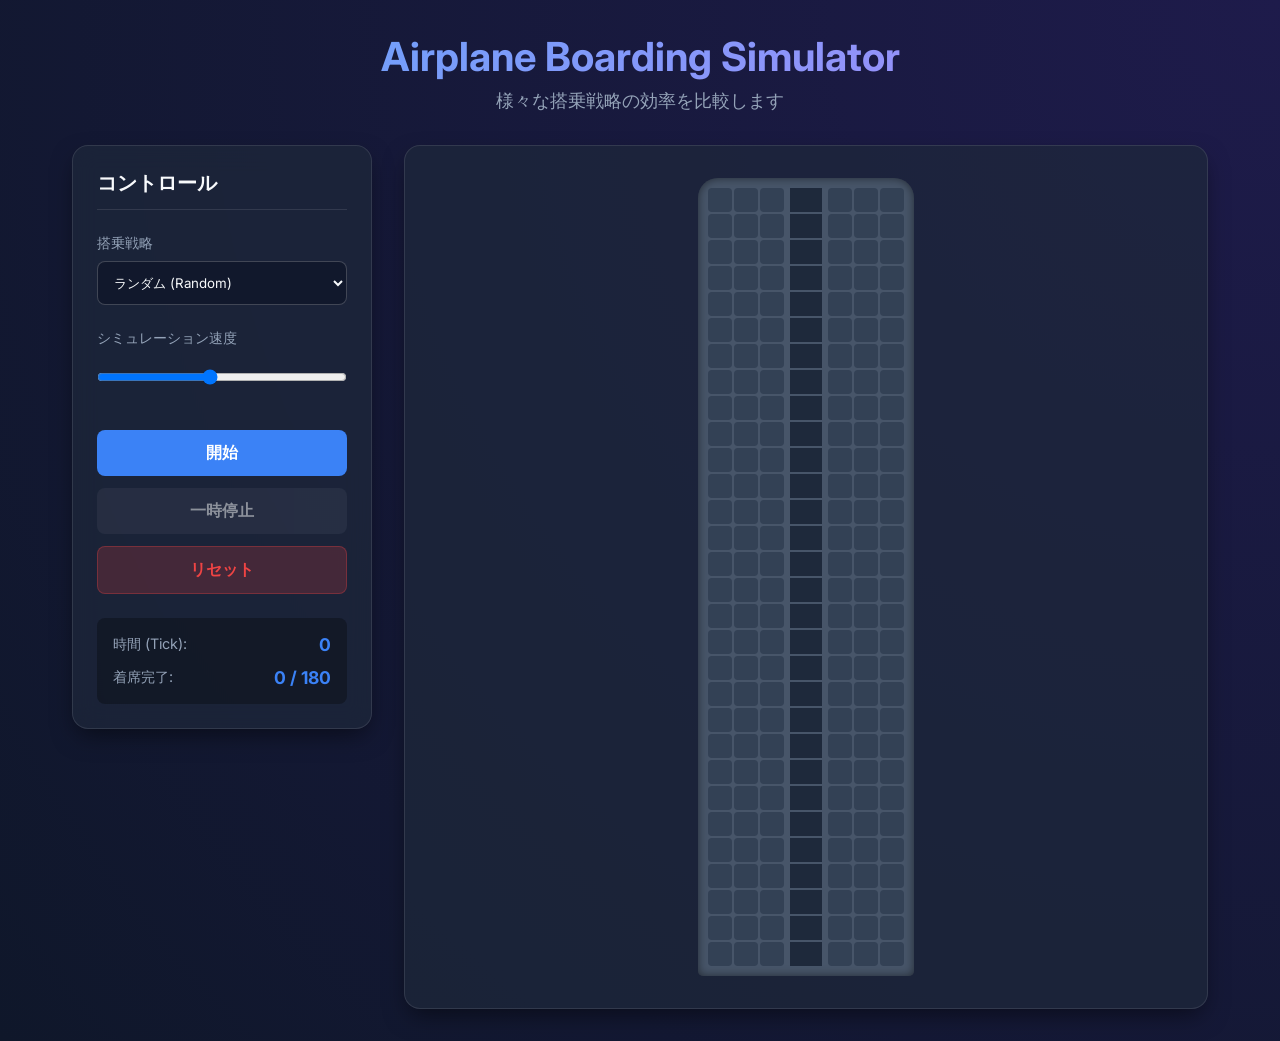
<file: car/index.html>
<!DOCTYPE html>
<html lang="ja">
<head>
  <meta charset="UTF-8">
  <meta name="viewport" content="width=device-width, initial-scale=1.0">
  <title>飛行機搭乗シミュレータ</title>
  <meta name="description" content="様々な搭乗戦略の効率を比較するシミュレータ">
  <link rel="stylesheet" href="style.css">
  <link rel="preconnect" href="https://fonts.googleapis.com">
  <link rel="preconnect" href="https://fonts.gstatic.com" crossorigin>
  <link href="https://fonts.googleapis.com/css2?family=Inter:wght@400;500;600;700&display=swap" rel="stylesheet">
</head>
<body>
  <div class="app-container">
    <header class="header">
      <h1>Airplane Boarding Simulator</h1>
      <p>様々な搭乗戦略の効率を比較します</p>
    </header>

    <main class="main-content">
      <div class="controls-panel card glass">
        <h2>コントロール</h2>
        
        <div class="control-group">
          <label for="strategy">搭乗戦略</label>
          <select id="strategy">
            <option value="random">ランダム (Random)</option>
            <option value="backToFront">後方から前方 (Back-to-Front)</option>
            <option value="wilma">窓・中央・通路順 (Wilma)</option>
          </select>
        </div>

        <div class="control-group">
          <label for="speed">シミュレーション速度</label>
          <input type="range" id="speed" min="1" max="10" value="5">
        </div>

        <div class="actions">
          <button id="startBtn" class="btn btn-primary">開始</button>
          <button id="pauseBtn" class="btn btn-secondary" disabled>一時停止</button>
          <button id="resetBtn" class="btn btn-danger">リセット</button>
        </div>

        <div class="stats">
          <div class="stat-item">
            <span class="stat-label">時間 (Tick):</span>
            <span id="timeStat" class="stat-value">0</span>
          </div>
          <div class="stat-item">
            <span class="stat-label">着席完了:</span>
            <span id="seatedStat" class="stat-value">0 / 180</span>
          </div>
        </div>
      </div>

      <div class="simulation-area card">
        <div id="airplane" class="airplane">
          <!-- 生成される座席と通路 -->
        </div>
      </div>
    </main>
  </div>

  <script type="module" src="app.js"></script>
</body>
</html>
</file>
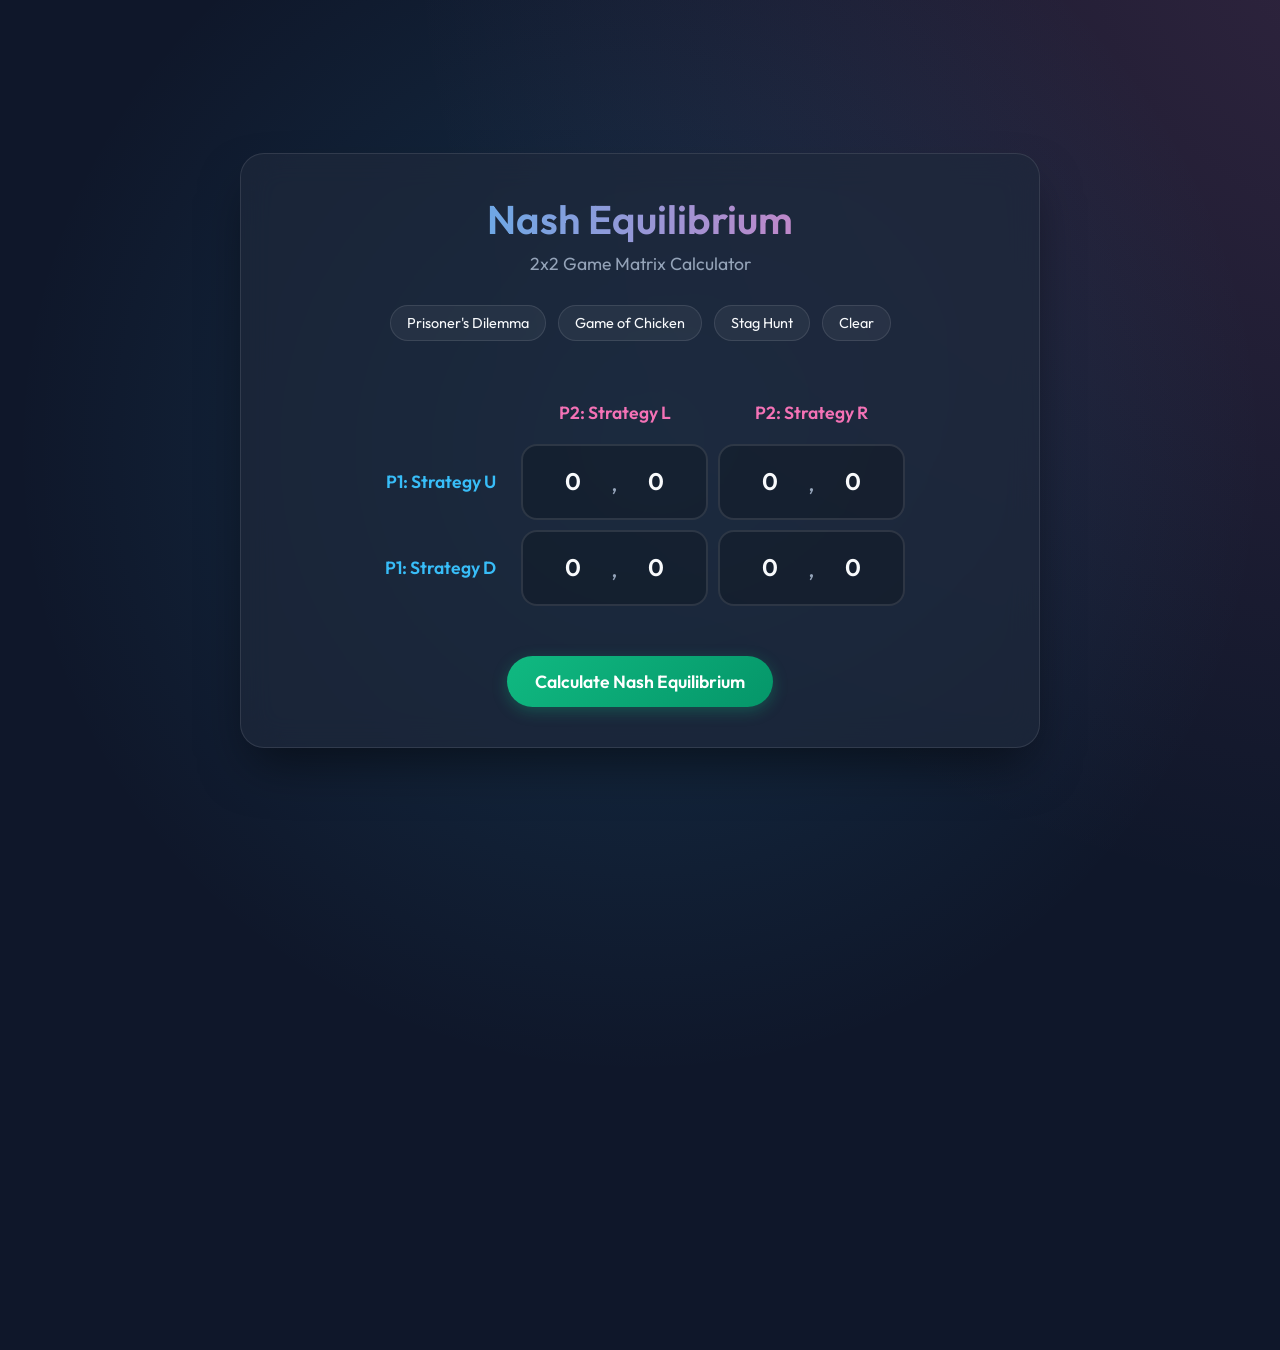
<file: nasyu/index.html>
<!DOCTYPE html>
<html lang="ja">
<head>
    <meta charset="UTF-8">
    <meta name="viewport" content="width=device-width, initial-scale=1.0">
    <title>Nash Equilibrium Calculator</title>
    <meta name="description" content="Calculate and visualize Nash Equilibriums for 2x2 games ">
    <link href="https://fonts.googleapis.com/css2?family=Outfit:wght@300;400;600&display=swap" rel="stylesheet">
    <link rel="stylesheet" href="style.css">
</head>
<body>
    <div class="background-mesh"></div>
    <main class="glass-container">
        <header>
            <h1>Nash Equilibrium</h1>
            <p>2x2 Game Matrix Calculator</p>
        </header>

        <section class="game-presets">
            <button class="preset-btn" data-preset="prisoners">Prisoner's Dilemma</button>
            <button class="preset-btn" data-preset="chicken">Game of Chicken</button>
            <button class="preset-btn" data-preset="stag">Stag Hunt</button>
            <button class="preset-btn" data-preset="clear">Clear</button>
        </section>

        <section class="matrix-container">
            <div class="matrix-grid">
                <!-- Headers -->
                <div class="cell header empty"></div>
                <div class="cell header player2-col">P2: Strategy L</div>
                <div class="cell header player2-col">P2: Strategy R</div>

                <!-- Row 1 -->
                <div class="cell header player1-row">P1: Strategy U</div>
                <div class="cell data-cell" id="cell-0-0">
                    <input type="number" class="p1-input" id="p1-0-0" value="0">
                    <span class="comma">,</span>
                    <input type="number" class="p2-input" id="p2-0-0" value="0">
                </div>
                <div class="cell data-cell" id="cell-0-1">
                    <input type="number" class="p1-input" id="p1-0-1" value="0">
                    <span class="comma">,</span>
                    <input type="number" class="p2-input" id="p2-0-1" value="0">
                </div>

                <!-- Row 2 -->
                <div class="cell header player1-row">P1: Strategy D</div>
                <div class="cell data-cell" id="cell-1-0">
                    <input type="number" class="p1-input" id="p1-1-0" value="0">
                    <span class="comma">,</span>
                    <input type="number" class="p2-input" id="p2-1-0" value="0">
                </div>
                <div class="cell data-cell" id="cell-1-1">
                    <input type="number" class="p1-input" id="p1-1-1" value="0">
                    <span class="comma">,</span>
                    <input type="number" class="p2-input" id="p2-1-1" value="0">
                </div>
            </div>
        </section>

        <section class="result-container">
            <button id="calculate-btn" class="primary-btn">Calculate Nash Equilibrium</button>
            <div id="results" class="results-area hidden">
                <h3>Equilibrium Results</h3>
                <ul id="nash-list"></ul>
            </div>
        </section>
    </main>
    <script src="script.js"></script>
</body>
</html>
</file>
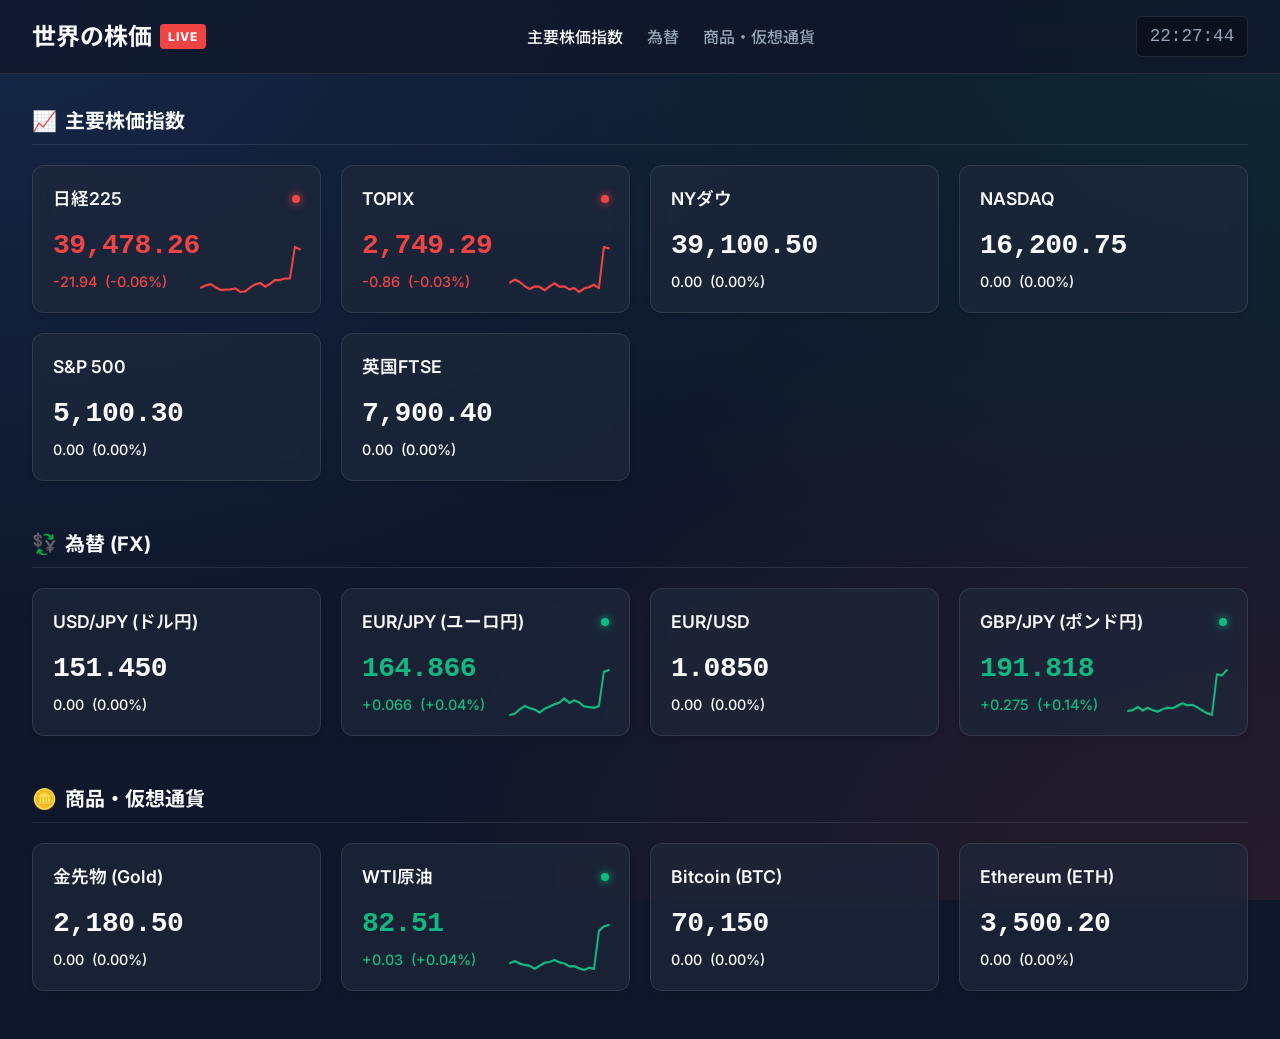
<file: nike/index.html>
<!DOCTYPE html>
<html lang="ja">
<head>
    <meta charset="UTF-8">
    <meta name="viewport" content="width=device-width, initial-scale=1.0">
    <title>世界の株価と為替 リアルタイムダッシュボード</title>
    <meta name="description" content="世界の主要株価指数、為替、商品先物、仮想通貨のリアルタイムチャートダッシュボードです。">
    <!-- Google Fonts for modern typography -->
    <link href="https://fonts.googleapis.com/css2?family=Inter:wght@400;600;700&family=Noto+Sans+JP:wght@400;500;700&display=swap" rel="stylesheet">
    <link rel="stylesheet" href="styles.css">
</head>
<body>
    <header class="app-header">
        <div class="header-container">
            <h1>世界の株価 <span class="badge">LIVE</span></h1>
            <nav>
                <a href="#indices" class="active">主要株価指数</a>
                <a href="#forex">為替</a>
                <a href="#commodities">商品・仮想通貨</a>
            </nav>
            <div class="time-display" id="local-time">--:--:--</div>
        </div>
    </header>

    <main class="dashboard-container">
        <!-- Indices Section -->
        <section id="indices" class="market-section">
            <h2><span class="icon">📈</span> 主要株価指数</h2>
            <div class="ticker-grid" id="grid-indices">
                <!-- Cards injected by JS -->
            </div>
        </section>

        <!-- Forex Section -->
        <section id="forex" class="market-section">
            <h2><span class="icon">💱</span> 為替 (FX)</h2>
            <div class="ticker-grid" id="grid-forex">
                <!-- Cards injected by JS -->
            </div>
        </section>

        <!-- Commodities & Crypto Section -->
        <section id="commodities" class="market-section">
            <h2><span class="icon">🪙</span> 商品・仮想通貨</h2>
            <div class="ticker-grid" id="grid-commodities">
                <!-- Cards injected by JS -->
            </div>
        </section>
    </main>

    <!-- Template for Ticker Card -->
    <template id="ticker-card-template">
        <div class="ticker-card">
            <div class="ticker-header">
                <span class="ticker-name">Name</span>
                <span class="ticker-status-icon"></span>
            </div>
            <div class="ticker-body">
                <div class="price-info">
                    <div class="ticker-price">0.00</div>
                    <div class="ticker-change">
                        <span class="change-abs">---</span>
                        <span class="change-pct">(---%)</span>
                    </div>
                </div>
                <div class="ticker-chart">
                    <!-- SVG sparkline inserted here -->
                </div>
            </div>
        </div>
    </template>

    <script src="app.js"></script>
</body>
</html>
</file>
<file: car/style.css>
:root {
  --bg-color: #0f172a;
  --panel-bg: rgba(30, 41, 59, 0.7);
  --text-primary: #f8fafc;
  --text-secondary: #94a3b8;
  --accent-color: #3b82f6;
  --accent-hover: #2563eb;
  --danger-color: #ef4444;
  --success-color: #10b981;
  --seat-empty: #334155;
  --seat-occupied: #10b981;
  --aisle-bg: #1e293b;
  --passenger-color: #f59e0b;
}

* {
  box-sizing: border-box;
  margin: 0;
  padding: 0;
}

body {
  font-family: 'Inter', sans-serif;
  background-color: var(--bg-color);
  background-image: radial-gradient(circle at top right, #1e1b4b, #0f172a);
  color: var(--text-primary);
  min-height: 100vh;
  display: flex;
  flex-direction: column;
}

.app-container {
  max-width: 1200px;
  margin: 0 auto;
  padding: 2rem;
  display: flex;
  flex-direction: column;
  gap: 2rem;
  width: 100%;
}

.header {
  text-align: center;
  animation: fadeInDown 0.8s ease-out;
}

.header h1 {
  font-size: 2.5rem;
  font-weight: 700;
  background: linear-gradient(135deg, #60a5fa, #a78bfa);
  -webkit-background-clip: text;
  -webkit-text-fill-color: transparent;
  margin-bottom: 0.5rem;
}

.header p {
  color: var(--text-secondary);
  font-size: 1.1rem;
}

.main-content {
  display: grid;
  grid-template-columns: 300px 1fr;
  gap: 2rem;
}

.card {
  background: var(--panel-bg);
  border-radius: 1rem;
  padding: 1.5rem;
  box-shadow: 0 10px 25px -5px rgba(0, 0, 0, 0.5);
  border: 1px solid rgba(255, 255, 255, 0.1);
}

.glass {
  backdrop-filter: blur(12px);
  -webkit-backdrop-filter: blur(12px);
}

.controls-panel {
  display: flex;
  flex-direction: column;
  gap: 1.5rem;
  height: fit-content;
}

.controls-panel h2 {
  font-size: 1.25rem;
  border-bottom: 1px solid rgba(255, 255, 255, 0.1);
  padding-bottom: 0.75rem;
}

.control-group {
  display: flex;
  flex-direction: column;
  gap: 0.5rem;
}

.control-group label {
  font-size: 0.9rem;
  color: var(--text-secondary);
  font-weight: 500;
}

select, input[type="range"] {
  width: 100%;
  padding: 0.75rem;
  border-radius: 0.5rem;
  background: rgba(15, 23, 42, 0.8);
  border: 1px solid rgba(255, 255, 255, 0.2);
  color: var(--text-primary);
  font-family: inherit;
  outline: none;
  transition: border-color 0.3s;
}

select:focus {
  border-color: var(--accent-color);
}

.actions {
  display: flex;
  flex-direction: column;
  gap: 0.75rem;
  margin-top: 0.5rem;
}

.btn {
  padding: 0.75rem 1.5rem;
  border: none;
  border-radius: 0.5rem;
  font-weight: 600;
  cursor: pointer;
  transition: all 0.3s ease;
  font-size: 1rem;
  font-family: inherit;
  display: flex;
  justify-content: center;
  align-items: center;
}

.btn:disabled {
  opacity: 0.5;
  cursor: not-allowed;
}

.btn-primary {
  background: var(--accent-color);
  color: white;
}

.btn-primary:hover:not(:disabled) {
  background: var(--accent-hover);
  transform: translateY(-2px);
  box-shadow: 0 4px 12px rgba(59, 130, 246, 0.4);
}

.btn-secondary {
  background: rgba(255, 255, 255, 0.1);
  color: white;
}

.btn-secondary:hover:not(:disabled) {
  background: rgba(255, 255, 255, 0.2);
}

.btn-danger {
  background: rgba(239, 68, 68, 0.2);
  color: var(--danger-color);
  border: 1px solid rgba(239, 68, 68, 0.3);
}

.btn-danger:hover:not(:disabled) {
  background: rgba(239, 68, 68, 0.3);
}

.stats {
  background: rgba(0, 0, 0, 0.3);
  border-radius: 0.5rem;
  padding: 1rem;
  display: flex;
  flex-direction: column;
  gap: 0.75rem;
}

.stat-item {
  display: flex;
  justify-content: space-between;
  align-items: center;
}

.stat-label {
  color: var(--text-secondary);
  font-size: 0.9rem;
}

.stat-value {
  font-weight: 700;
  font-size: 1.1rem;
  color: var(--accent-color);
}

/* Airplane Layout */
.simulation-area {
  display: flex;
  justify-content: center;
  align-items: center;
  overflow-x: auto;
  padding: 2rem;
}

.airplane {
  display: grid;
  gap: 2px;
  background: #475569;
  padding: 10px;
  border-radius: 20px 20px 5px 5px;
  box-shadow: inset 0 0 10px rgba(0,0,0,0.5);
  position: relative;
}

.row {
  display: flex;
  gap: 2px;
}

.seat {
  width: 24px;
  height: 24px;
  background: var(--seat-empty);
  border-radius: 4px;
  position: relative;
  transition: background-color 0.3s;
}

.seat.occupied {
  background: var(--seat-occupied);
}

.aisle {
  width: 32px;
  background: var(--aisle-bg);
  position: relative;
  margin: 0 4px;
}

.passenger {
  position: absolute;
  width: 16px;
  height: 16px;
  background: var(--passenger-color);
  border-radius: 50%;
  top: 50%;
  left: 50%;
  transform: translate(-50%, -50%);
  box-shadow: 0 0 5px rgba(245, 158, 11, 0.8);
  transition: all 0.2s linear;
  z-index: 10;
}

.passenger.stowing {
  background: #f87171; /* red when stowing luggage */
  animation: pulse 1s infinite alternate;
}

@keyframes fadeInDown {
  from { opacity: 0; transform: translateY(-20px); }
  to { opacity: 1; transform: translateY(0); }
}

@keyframes pulse {
  from { box-shadow: 0 0 0 rgba(248, 113, 113, 0.4); }
  to { box-shadow: 0 0 10px rgba(248, 113, 113, 0.8); }
}

@media (max-width: 900px) {
  .main-content {
    grid-template-columns: 1fr;
  }
}
</file>
<file: nasyu/style.css>
:root {
    --bg-color: #0f172a;
    --glass-bg: rgba(30, 41, 59, 0.7);
    --glass-border: rgba(255, 255, 255, 0.1);
    --text-primary: #f8fafc;
    --text-secondary: #94a3b8;
    --p1-color: #38bdf8; /* Light blue for Player 1 */
    --p1-highlight: rgba(56, 189, 248, 0.3);
    --p2-color: #f472b6; /* Pink for Player 2 */
    --p2-highlight: rgba(244, 114, 182, 0.3);
    --nash-bg: rgba(16, 185, 129, 0.2); /* Emerald for equilibrium */
    --nash-border: #10b981;
    --nash-glow: 0 0 15px rgba(16, 185, 129, 0.5);
    
    --font-main: 'Outfit', sans-serif;
}

* {
    box-sizing: border-box;
    margin: 0;
    padding: 0;
}

body {
    font-family: var(--font-main);
    background-color: var(--bg-color);
    color: var(--text-primary);
    min-height: 100vh;
    display: flex;
    justify-content: center;
    align-items: center;
    position: relative;
    overflow: hidden;
}

/* Dynamic background mesh gradient */
.background-mesh {
    position: absolute;
    top: -50%;
    left: -50%;
    width: 200%;
    height: 200%;
    background: 
        radial-gradient(circle at 50% 50%, rgba(56, 189, 248, 0.15) 0%, transparent 40%),
        radial-gradient(circle at 80% 20%, rgba(244, 114, 182, 0.15) 0%, transparent 40%);
    z-index: -1;
    animation: pulse 15s ease-in-out infinite alternate;
}

@keyframes pulse {
    0% { transform: translate(0, 0) scale(1); }
    100% { transform: translate(-5%, 5%) scale(1.1); }
}

.glass-container {
    background: var(--glass-bg);
    backdrop-filter: blur(16px);
    -webkit-backdrop-filter: blur(16px);
    border: 1px solid var(--glass-border);
    border-radius: 24px;
    padding: 40px;
    width: 90%;
    max-width: 800px;
    box-shadow: 0 25px 50px -12px rgba(0, 0, 0, 0.5);
    display: flex;
    flex-direction: column;
    gap: 30px;
    z-index: 1;
}

header {
    text-align: center;
}

header h1 {
    font-size: 2.5rem;
    font-weight: 600;
    background: linear-gradient(to right, var(--p1-color), var(--p2-color));
    -webkit-background-clip: text;
    -webkit-text-fill-color: transparent;
    margin-bottom: 8px;
}

header p {
    color: var(--text-secondary);
    font-size: 1.1rem;
}

/* Preset Buttons */
.game-presets {
    display: flex;
    gap: 12px;
    justify-content: center;
    flex-wrap: wrap;
}

.preset-btn {
    background: rgba(255, 255, 255, 0.05);
    border: 1px solid var(--glass-border);
    color: var(--text-primary);
    padding: 8px 16px;
    border-radius: 20px;
    font-family: var(--font-main);
    font-size: 0.9rem;
    cursor: pointer;
    transition: all 0.3s ease;
}

.preset-btn:hover {
    background: rgba(255, 255, 255, 0.1);
    transform: translateY(-2px);
}

/* Matrix Layout */
.matrix-container {
    display: flex;
    justify-content: center;
    margin: 20px 0;
}

.matrix-grid {
    display: grid;
    grid-template-columns: auto 1fr 1fr;
    grid-template-rows: auto 1fr 1fr;
    gap: 10px;
}

.cell {
    display: flex;
    justify-content: center;
    align-items: center;
}

.header {
    font-weight: 600;
    color: var(--text-secondary);
    font-size: 1.1rem;
    padding: 10px;
}

.player2-col {
    color: var(--p2-color);
}

.player1-row {
    color: var(--p1-color);
    writing-mode: horizontal-tb;
    text-align: right;
    padding-right: 15px;
}

.data-cell {
    background: rgba(0, 0, 0, 0.2);
    border: 2px solid var(--glass-border);
    border-radius: 16px;
    padding: 20px;
    display: flex;
    gap: 8px;
    align-items: center;
    transition: all 0.4s cubic-bezier(0.175, 0.885, 0.32, 1.275);
    position: relative;
    overflow: hidden;
}

.data-cell::before {
    content: '';
    position: absolute;
    inset: 0;
    border-radius: 14px;
    padding: 2px;
    background: transparent;
    -webkit-mask: linear-gradient(#fff 0 0) content-box, linear-gradient(#fff 0 0);
    -webkit-mask-composite: xor;
    mask-composite: exclude;
    transition: background 0.4s ease;
}

.data-cell:hover {
    transform: scale(1.02);
    background: rgba(0, 0, 0, 0.3);
}

input[type="number"] {
    background: transparent;
    border: none;
    outline: none;
    font-family: var(--font-main);
    font-size: 1.5rem;
    font-weight: 600;
    width: 60px;
    text-align: center;
    color: var(--text-primary);
    transition: all 0.3s ease;
    border-bottom: 2px solid transparent;
}

/* Chrome, Safari, Edge, Opera */
input::-webkit-outer-spin-button,
input::-webkit-inner-spin-button {
  -webkit-appearance: none;
  margin: 0;
}
/* Firefox */
input[type=number] {
  -moz-appearance: textfield;
}

.p1-input {
    color: var(--text-primary);
}
.p1-input:focus {
    border-bottom: 2px solid var(--p1-color);
    color: var(--p1-color);
}
.p1-best {
    color: var(--p1-color);
    text-shadow: 0 0 10px var(--p1-color);
}

.p2-input {
    color: var(--text-primary);
}
.p2-input:focus {
    border-bottom: 2px solid var(--p2-color);
    color: var(--p2-color);
}
.p2-best {
    color: var(--p2-color);
    text-shadow: 0 0 10px var(--p2-color);
}

.comma {
    font-size: 1.5rem;
    color: var(--text-secondary);
}

/* Nash Equilibrium Highlights */
.is-nash {
    background: var(--nash-bg);
    border-color: var(--nash-border);
    box-shadow: var(--nash-glow);
    animation: popIn 0.5s cubic-bezier(0.175, 0.885, 0.32, 1.275);
}

.is-nash::before {
    background: linear-gradient(45deg, var(--nash-border), transparent, var(--nash-border));
}

@keyframes popIn {
    0% { transform: scale(1); }
    50% { transform: scale(1.05); }
    100% { transform: scale(1); }
}

/* Results section */
.result-container {
    display: flex;
    flex-direction: column;
    align-items: center;
    gap: 20px;
}

#calculate-btn {
    background: linear-gradient(135deg, #10b981, #059669);
    color: white;
    border: none;
    padding: 14px 28px;
    border-radius: 30px;
    font-family: var(--font-main);
    font-size: 1.1rem;
    font-weight: 600;
    cursor: pointer;
    box-shadow: 0 4px 15px rgba(16, 185, 129, 0.3);
    transition: all 0.3s ease;
}

#calculate-btn:hover {
    transform: translateY(-2px);
    box-shadow: 0 6px 20px rgba(16, 185, 129, 0.4);
}

#calculate-btn:active {
    transform: translateY(1px);
}

.results-area {
    width: 100%;
    background: rgba(0, 0, 0, 0.2);
    border-radius: 16px;
    padding: 20px;
    text-align: center;
    border: 1px solid var(--glass-border);
    transition: opacity 0.5s ease, transform 0.5s ease;
}

.results-area.hidden {
    opacity: 0;
    pointer-events: none;
    transform: translateY(10px);
    display: none;
}

.results-area h3 {
    margin-bottom: 10px;
    color: var(--text-primary);
}

#nash-list {
    list-style: none;
    color: var(--nash-border);
    font-weight: 600;
    font-size: 1.1rem;
}

#nash-list li {
    margin: 5px 0;
}

@media (max-width: 600px) {
    .matrix-grid {
        gap: 5px;
    }
    input[type="number"] {
        width: 40px;
        font-size: 1.2rem;
    }
    .header {
        font-size: 0.9rem;
    }
    .glass-container {
        padding: 20px;
    }
}
</file>
<file: nike/styles.css>
:root {
    /* Color Palette - Premium Dark Mode */
    --bg-dark: #0f172a;
    --bg-card: rgba(30, 41, 59, 0.7);
    --border-card: rgba(255, 255, 255, 0.1);
    
    --text-primary: #f8fafc;
    --text-secondary: #94a3b8;
    
    --color-up: #10b981; /* Emerald green */
    --color-up-bg: rgba(16, 185, 129, 0.15);
    
    --color-down: #ef4444; /* Rose red */
    --color-down-bg: rgba(239, 68, 68, 0.15);
    
    --color-accent: #3b82f6;
    
    --font-sans: 'Inter', 'Noto Sans JP', sans-serif;
}

* {
    box-sizing: border-box;
    margin: 0;
    padding: 0;
}

body {
    background-color: var(--bg-dark);
    color: var(--text-primary);
    font-family: var(--font-sans);
    min-height: 100vh;
    overflow-x: hidden;
    line-height: 1.5;
    /* Soft mesh gradient background */
    background-image: 
        radial-gradient(at 0% 0%, rgba(59, 130, 246, 0.15) 0px, transparent 50%),
        radial-gradient(at 100% 0%, rgba(16, 185, 129, 0.1) 0px, transparent 50%),
        radial-gradient(at 100% 100%, rgba(239, 68, 68, 0.1) 0px, transparent 50%);
    background-attachment: fixed;
}

/* Header */
.app-header {
    background: rgba(15, 23, 42, 0.8);
    backdrop-filter: blur(12px);
    -webkit-backdrop-filter: blur(12px);
    border-bottom: 1px solid var(--border-card);
    position: sticky;
    top: 0;
    z-index: 100;
}

.header-container {
    max-width: 1400px;
    margin: 0 auto;
    padding: 1rem 2rem;
    display: flex;
    align-items: center;
    justify-content: space-between;
    flex-wrap: wrap;
    gap: 1rem;
}

.app-header h1 {
    font-size: 1.5rem;
    font-weight: 700;
    display: flex;
    align-items: center;
    gap: 0.5rem;
}

.badge {
    background: var(--color-down);
    color: white;
    font-size: 0.75rem;
    padding: 0.2rem 0.5rem;
    border-radius: 4px;
    font-weight: 800;
    letter-spacing: 1px;
    animation: pulse 2s infinite;
}

nav {
    display: flex;
    gap: 1.5rem;
}

nav a {
    color: var(--text-secondary);
    text-decoration: none;
    font-size: 1rem;
    font-weight: 500;
    transition: color 0.2s ease;
}

nav a:hover, nav a.active {
    color: var(--text-primary);
}

.time-display {
    font-family: monospace;
    font-size: 1.1rem;
    color: var(--text-secondary);
    background: rgba(0,0,0,0.3);
    padding: 0.4rem 0.8rem;
    border-radius: 6px;
    border: 1px solid var(--border-card);
}

/* Dashboard Container */
.dashboard-container {
    max-width: 1400px;
    margin: 2rem auto;
    padding: 0 2rem;
}

.market-section {
    margin-bottom: 3rem;
}

.market-section h2 {
    font-size: 1.25rem;
    margin-bottom: 1.25rem;
    padding-bottom: 0.5rem;
    border-bottom: 1px solid var(--border-card);
    display: flex;
    align-items: center;
    gap: 0.5rem;
}

/* Ticker Grid layout */
.ticker-grid {
    display: grid;
    grid-template-columns: repeat(auto-fill, minmax(280px, 1fr));
    gap: 1.25rem;
}

/* Card Style - Glassmorphism */
.ticker-card {
    background: var(--bg-card);
    border: 1px solid var(--border-card);
    border-radius: 12px;
    padding: 1.25rem;
    display: flex;
    flex-direction: column;
    gap: 0.75rem;
    backdrop-filter: blur(8px);
    -webkit-backdrop-filter: blur(8px);
    box-shadow: 0 4px 6px -1px rgba(0, 0, 0, 0.1), 0 2px 4px -1px rgba(0, 0, 0, 0.06);
    transition: transform 0.2s ease, box-shadow 0.2s ease, background-color 0.4s ease;
    position: relative;
    overflow: hidden;
}

.ticker-card:hover {
    transform: translateY(-2px);
    box-shadow: 0 10px 15px -3px rgba(0, 0, 0, 0.2);
}

.ticker-header {
    display: flex;
    justify-content: space-between;
    align-items: center;
}

.ticker-name {
    font-weight: 600;
    font-size: 1.1rem;
}

.ticker-status-icon {
    width: 8px;
    height: 8px;
    border-radius: 50%;
}

.ticker-body {
    display: flex;
    align-items: flex-end;
    justify-content: space-between;
}

.price-info {
    display: flex;
    flex-direction: column;
    gap: 0.25rem;
}

.ticker-price {
    font-size: 1.75rem;
    font-weight: 700;
    font-family: monospace;
    letter-spacing: -0.5px;
    transition: color 0.3s ease;
}

.ticker-change {
    display: flex;
    gap: 0.5rem;
    font-size: 0.9rem;
    font-weight: 500;
}

/* State classes for Up/Down */
.is-up .ticker-price, .is-up .ticker-change { color: var(--color-up); }
.is-up .ticker-status-icon { background-color: var(--color-up); box-shadow: 0 0 8px var(--color-up); }
.is-up .sparkline-path { stroke: var(--color-up); }

.is-down .ticker-price, .is-down .ticker-change { color: var(--color-down); }
.is-down .ticker-status-icon { background-color: var(--color-down); box-shadow: 0 0 8px var(--color-down); }
.is-down .sparkline-path { stroke: var(--color-down); }

/* SVG Chart area */
.ticker-chart {
    width: 40%;
    height: 45px;
}
.ticker-chart svg {
    width: 100%;
    height: 100%;
    overflow: visible;
}
.sparkline-path {
    fill: none;
    stroke-width: 2;
    stroke-linecap: round;
    stroke-linejoin: round;
    transition: d 0.3s ease; /* smoothly transition line changes if we update exact path */
}

/* Flash Animations */
@keyframes flash-up {
    0% { background-color: rgba(16, 185, 129, 0.4); }
    100% { background-color: var(--bg-card); }
}

@keyframes flash-down {
    0% { background-color: rgba(239, 68, 68, 0.4); }
    100% { background-color: var(--bg-card); }
}

.flash-up-anim {
    animation: flash-up 1s ease-out;
}

.flash-down-anim {
    animation: flash-down 1s ease-out;
}

@keyframes pulse {
    0%, 100% { opacity: 1; }
    50% { opacity: 0.5; }
}

/* Responsive adjustments */
@media (max-width: 768px) {
    .header-container {
        flex-direction: column;
        align-items: flex-start;
    }
    
    .ticker-grid {
        grid-template-columns: repeat(auto-fill, minmax(240px, 1fr));
    }
}
</file>
